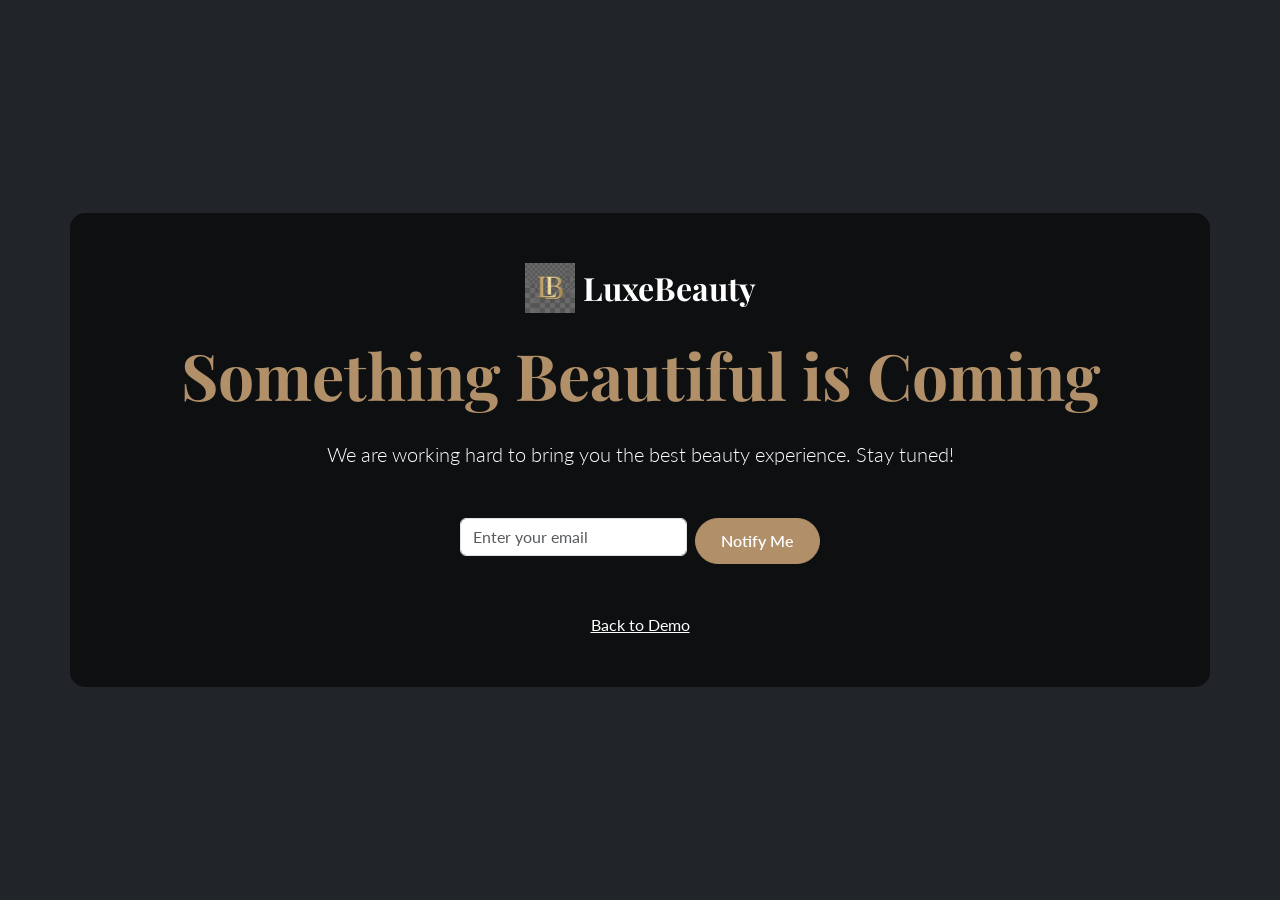
<file: coming-soon.html>
<!DOCTYPE html>
<html lang="en">

<head>
    <meta charset="UTF-8">
    <meta name="viewport" content="width=device-width, initial-scale=1.0">
    <title>Coming Soon - LuxeBeauty</title>
    <link href="https://cdn.jsdelivr.net/npm/bootstrap@5.3.0/dist/css/bootstrap.min.css" rel="stylesheet">
    <link
        href="https://fonts.googleapis.com/css2?family=Lato:wght@300;400;700&family=Playfair+Display:wght@400;700&display=swap"
        rel="stylesheet">
    <link rel="stylesheet" href="assets/css/style.css">
    <link rel="icon" href="assets/images/favicon.png" type="image/png">
</head>

<body class="d-flex align-items-center justify-content-center vh-100 bg-dark text-white text-center"
    style="background: url('https://images.unsplash.com/photo-1522337360788-8b13dee7a37e?ixlib=rb-4.0.3&auto=format&fit=crop&w=1920&q=80') center/cover;">

    <div class="container" style="background: rgba(0,0,0,0.6); padding: 50px; border-radius: 15px;">
        <div class="d-flex align-items-center justify-content-center mb-4">
            <img src="assets/images/logo.png" alt="LuxeBeauty" height="50" class="me-2 text-white">
            <h2 class="mb-0 text-white font-heading">LuxeBeauty</h2>
        </div>
        <h1 class="display-3 fw-bold mb-4 font-heading">Something Beautiful is Coming</h1>
        <p class="lead mb-5">We are working hard to bring you the best beauty experience. Stay tuned!</p>

        <form class="row g-2 justify-content-center">
            <div class="col-auto">
                <input type="email" class="form-control" placeholder="Enter your email">
            </div>
            <div class="col-auto">
                <button type="submit" class="btn btn-primary-custom">Notify Me</button>
            </div>
        </form>

        <div class="mt-5">
            <a href="index.html" class="text-white text-decoration-underline">Back to Demo</a>
        </div>
    </div>

</body>

</html>
</file>
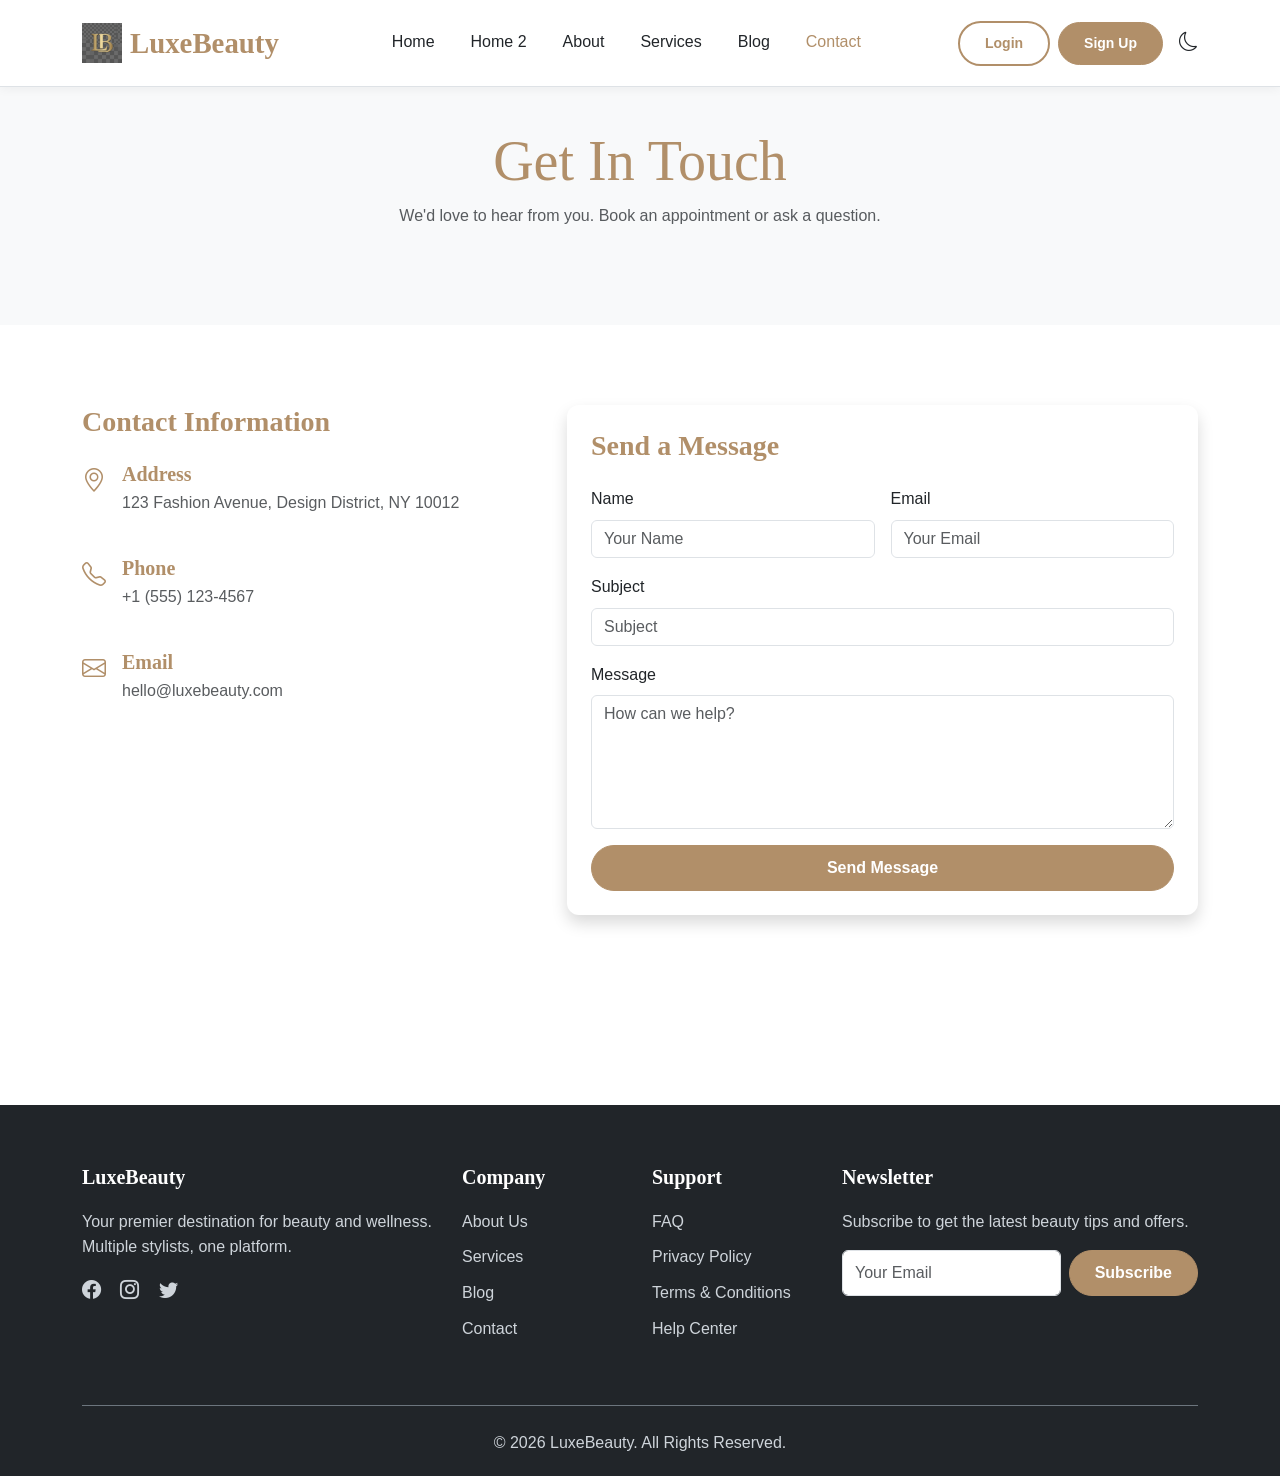
<file: contact.html>
<!DOCTYPE html>
<html lang="en">

<head>
    <meta charset="UTF-8">
    <meta name="viewport" content="width=device-width, initial-scale=1.0">
    <title>Contact Us - LuxeBeauty</title>
    <link href="https://cdn.jsdelivr.net/npm/bootstrap@5.3.0/dist/css/bootstrap.min.css" rel="stylesheet">
    <link rel="stylesheet" href="assets/css/style.css">
    <link rel="stylesheet" href="https://cdn.jsdelivr.net/npm/bootstrap-icons@1.10.5/font/bootstrap-icons.css">
    <link rel="icon" href="assets/images/favicon.png" type="image/png">
</head>

<body>

    <!-- Header -->
    <header>
        <nav class="navbar navbar-expand-lg fixed-top bg-white border-bottom">
            <div class="container">
                <a class="navbar-brand d-flex align-items-center" href="index.html">
                    <img src="assets/images/logo.png" alt="LuxeBeauty" height="40" class="me-2">
                    <span>LuxeBeauty</span>
                </a>
                <button class="navbar-toggler ms-auto" type="button" data-bs-toggle="offcanvas"
                    data-bs-target="#offcanvasNavbar">
                    <span class="navbar-toggler-icon"></span>
                </button>
                <div class="offcanvas offcanvas-end" id="offcanvasNavbar">
                    <div class="offcanvas-header">
                        <h5 class="offcanvas-title">Menu</h5>
                        <button type="button" class="btn-close" data-bs-dismiss="offcanvas"></button>
                    </div>
                    <div class="offcanvas-body">
                        <ul class="navbar-nav mx-auto mb-2 mb-lg-0">
                            <li class="nav-item"><a class="nav-link" href="index.html">Home</a></li>
                            <li class="nav-item"><a class="nav-link" href="home-2.html">Home 2</a></li>
                            <li class="nav-item"><a class="nav-link" href="about.html">About</a></li>
                            <li class="nav-item"><a class="nav-link" href="services.html">Services</a></li>
                            <li class="nav-item"><a class="nav-link" href="blog.html">Blog</a></li>
                            <li class="nav-item"><a class="nav-link" href="contact.html">Contact</a></li>
                        </ul>
                        <div class="d-flex align-items-center">
                            <a href="login.html" class="btn btn-outline-custom me-2 btn-sm">Login</a>
                            <a href="register.html" class="btn btn-primary-custom btn-sm">Sign Up</a>
                            <div class="theme-switch ms-3"><i class="bi bi-moon"></i></div>
                        </div>
                    </div>
                </div>
            </div>
        </nav>
    </header>

    <!-- Page Header -->
    <section class="section-padding bg-light mt-5">
        <div class="container text-center">
            <h1 class="display-4">Get In Touch</h1>
            <p class="text-muted">We'd love to hear from you. Book an appointment or ask a question.</p>
        </div>
    </section>

    <!-- Contact Info & Form -->
    <section class="section-padding">
        <div class="container">
            <div class="row g-5">
                <div class="col-md-5">
                    <h3 class="mb-4">Contact Information</h3>
                    <div class="d-flex mb-4">
                        <div class="me-3 text-primary-custom fs-4"><i class="bi bi-geo-alt"></i></div>
                        <div>
                            <h5 class="mb-1">Address</h5>
                            <p class="text-muted">123 Fashion Avenue, Design District, NY 10012</p>
                        </div>
                    </div>
                    <div class="d-flex mb-4">
                        <div class="me-3 text-primary-custom fs-4"><i class="bi bi-telephone"></i></div>
                        <div>
                            <h5 class="mb-1">Phone</h5>
                            <p class="text-muted">+1 (555) 123-4567</p>
                        </div>
                    </div>
                    <div class="d-flex mb-4">
                        <div class="me-3 text-primary-custom fs-4"><i class="bi bi-envelope"></i></div>
                        <div>
                            <h5 class="mb-1">Email</h5>
                            <p class="text-muted">hello@luxebeauty.com</p>
                        </div>
                    </div>

                    <div class="mt-5">
                        <!-- Google Map Embed -->
                        <iframe
                            src="https://www.google.com/maps/embed?pb=!1m18!1m12!1m3!1d3022.1422937950147!2d-73.9873196845941!3d40.75889497932681!2m3!1f0!2f0!3f0!3m2!1i1024!2i768!4f13.1!3m3!1m2!1s0x89c25855c6480299%3A0x55194ec5a1ae072e!2sTimes%20Square!5e0!3m2!1sen!2sus!4v1626884639527!5m2!1sen!2sus"
                            width="100%" height="250" style="border:0;" allowfullscreen="" loading="lazy"></iframe>
                    </div>
                </div>

                <div class="col-md-7">
                    <div class="card shadow p-4">
                        <h3 class="mb-4">Send a Message</h3>
                        <form>
                            <div class="row g-3">
                                <div class="col-md-6">
                                    <label class="form-label">Name</label>
                                    <input type="text" class="form-control" placeholder="Your Name">
                                </div>
                                <div class="col-md-6">
                                    <label class="form-label">Email</label>
                                    <input type="email" class="form-control" placeholder="Your Email">
                                </div>
                                <div class="col-12">
                                    <label class="form-label">Subject</label>
                                    <input type="text" class="form-control" placeholder="Subject">
                                </div>
                                <div class="col-12">
                                    <label class="form-label">Message</label>
                                    <textarea class="form-control" rows="5" placeholder="How can we help?"></textarea>
                                </div>
                                <div class="col-12">
                                    <button type="submit" class="btn btn-primary-custom w-100">Send Message</button>
                                </div>
                            </div>
                        </form>
                    </div>
                </div>
            </div>
        </div>
    </section>

    <!-- Footer -->
    <footer>
        <div class="container">
            <div class="row g-4">
                <div class="col-lg-4 col-md-6">
                    <h5 class="text-white">LuxeBeauty</h5>
                    <p>Your premier destination for beauty and wellness. Multiple stylists, one platform.</p>
                    <div class="social-icons mt-3">
                        <a href="#"><i class="bi bi-facebook"></i></a>
                        <a href="#"><i class="bi bi-instagram"></i></a>
                        <a href="#"><i class="bi bi-twitter"></i></a>
                    </div>
                </div>
                <div class="col-lg-2 col-md-6">
                    <h5 class="text-white">Company</h5>
                    <ul class="list-unstyled">
                        <li><a href="about.html">About Us</a></li>
                        <li><a href="services.html">Services</a></li>
                        <li><a href="blog.html">Blog</a></li>
                        <li><a href="contact.html">Contact</a></li>
                    </ul>
                </div>
                <div class="col-lg-2 col-md-6">
                    <h5 class="text-white">Support</h5>
                    <ul class="list-unstyled">
                        <li><a href="#">FAQ</a></li>
                        <li><a href="#">Privacy Policy</a></li>
                        <li><a href="#">Terms & Conditions</a></li>
                        <li><a href="#">Help Center</a></li>
                    </ul>
                </div>
                <div class="col-lg-4 col-md-6">
                    <h5 class="text-white">Newsletter</h5>
                    <p>Subscribe to get the latest beauty tips and offers.</p>
                    <form class="d-flex mt-3">
                        <input type="email" class="form-control me-2" placeholder="Your Email">
                        <button class="btn btn-primary-custom" type="submit">Subscribe</button>
                    </form>
                </div>
            </div>
            <div class="text-center mt-5 pt-4 border-top border-secondary">
                <p class="mb-0">&copy; 2026 LuxeBeauty. All Rights Reserved.</p>
                <!-- Back to top removed -->
            </div>
        </div>
    </footer>

    <script src="https://cdn.jsdelivr.net/npm/bootstrap@5.3.0/dist/js/bootstrap.bundle.min.js"></script>
    <script src="assets/js/main.js"></script>
</body>

</html>
</file>
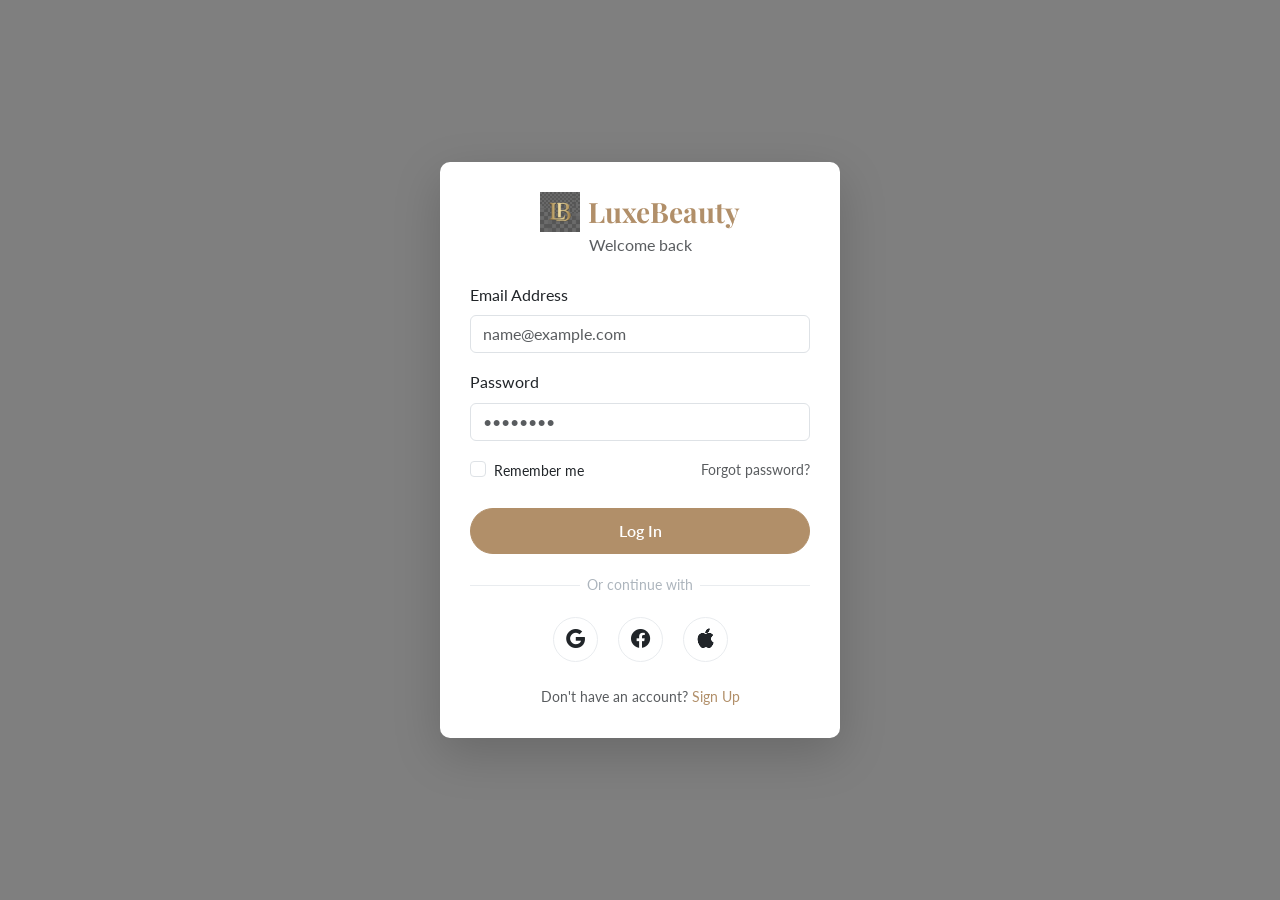
<file: login.html>
<!DOCTYPE html>
<html lang="en">

<head>
    <meta charset="UTF-8">
    <meta name="viewport" content="width=device-width, initial-scale=1.0">
    <title>Login - LuxeBeauty</title>
    <link href="https://cdn.jsdelivr.net/npm/bootstrap@5.3.0/dist/css/bootstrap.min.css" rel="stylesheet">
    <link
        href="https://fonts.googleapis.com/css2?family=Lato:wght@300;400;700&family=Playfair+Display:wght@400;700&display=swap"
        rel="stylesheet">
    <link rel="stylesheet" href="assets/css/style.css">
    <link rel="stylesheet" href="https://cdn.jsdelivr.net/npm/bootstrap-icons@1.10.5/font/bootstrap-icons.css">
    <style>
        .auth-bg {
            background: linear-gradient(rgba(0, 0, 0, 0.5), rgba(0, 0, 0, 0.5)), url('https://images.unsplash.com/photo-1560066984-138dadb4c035?ixlib=rb-4.0.3&auto=format&fit=crop&w=1920&q=80') center/cover;
            min-height: 100vh;
        }

        .auth-card {
            max-width: 400px;
            width: 100%;
            background: white;
            padding: 30px;
            border-radius: 10px;
        }

        .social-login-btn {
            display: flex;
            align-items: center;
            justify-content: center;
            width: 45px;
            height: 45px;
            border-radius: 50%;
            border: 1px solid #e9ecef;
            background: #fff;
            color: #212529;
            font-size: 1.2rem;
            transition: all 0.3s ease;
            margin: 0 10px;
        }

        .social-login-btn:hover {
            background: var(--primary-color, #B18F69);
            color: white;
            border-color: var(--primary-color, #B18F69);
            transform: translateY(-2px);
        }

        .divider {
            display: flex;
            align-items: center;
            text-align: center;
            margin: 20px 0;
            color: #adb5bd;
        }

        .divider::before,
        .divider::after {
            content: '';
            flex: 1;
            border-bottom: 1px solid #e9ecef;
        }

        .divider:not(:empty)::before {
            margin-right: .5em;
        }

        .divider:not(:empty)::after {
            margin-left: .5em;
        }
    </style>
    <link rel="icon" href="assets/images/favicon.png" type="image/png">
</head>

<body class="auth-bg d-flex align-items-center justify-content-center py-5">

    <div class="auth-card shadow-lg">
        <div class="text-center mb-4">
            <a href="index.html" class="d-flex align-items-center justify-content-center text-decoration-none">
                <img src="assets/images/logo.png" alt="LuxeBeauty" height="40" class="me-2">
                <h3 class="mb-0 text-primary-custom">LuxeBeauty</h3>
            </a>
            <p class="text-muted">Welcome back</p>
        </div>

        <form action="dashboard.html">
            <div class="mb-3">
                <label class="form-label">Email Address</label>
                <input type="email" class="form-control" placeholder="name@example.com">
            </div>
            <div class="mb-3">
                <label class="form-label">Password</label>
                <input type="password" class="form-control" placeholder="••••••••">
            </div>
            <div class="d-flex justify-content-between align-items-center mb-4">
                <div class="form-check">
                    <input class="form-check-input" type="checkbox" id="rememberMe">
                    <label class="form-check-label small" for="rememberMe">Remember me</label>
                </div>
                <a href="#" class="small text-muted">Forgot password?</a>
            </div>
            <button type="submit" class="btn btn-primary-custom w-100 mb-3 mx-auto d-block">Log In</button>

            <div class="divider small">Or continue with</div>

            <div class="d-flex justify-content-center mb-4">
                <a href="#" class="social-login-btn" title="Google"><i class="bi bi-google"></i></a>
                <a href="#" class="social-login-btn" title="Facebook"><i class="bi bi-facebook"></i></a>
                <a href="#" class="social-login-btn" title="Apple"><i class="bi bi-apple"></i></a>
            </div>

            <div class="text-center">
                <p class="small text-muted mb-0">Don't have an account? <a href="register.html"
                        class="text-primary-custom">Sign Up</a></p>
            </div>
        </form>


    </div>

</body>

</html>
</file>
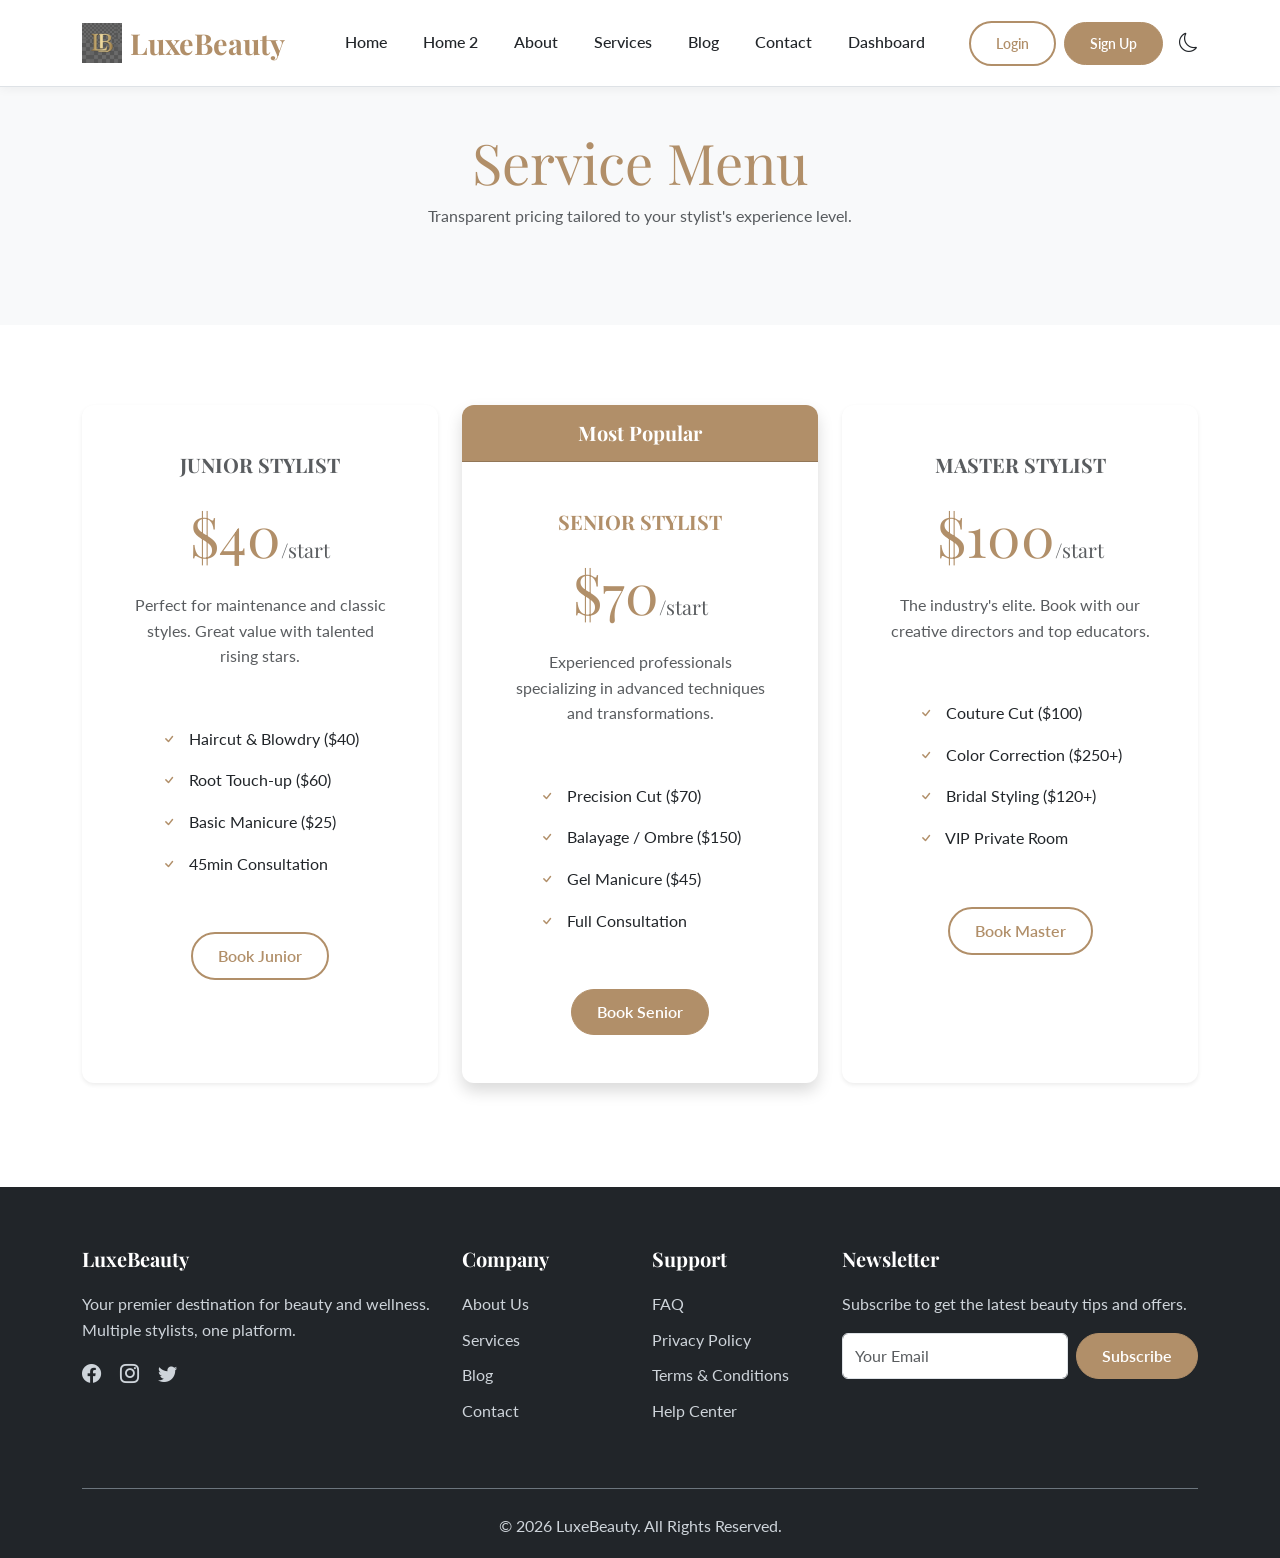
<file: pricing.html>
<!DOCTYPE html>
<html lang="en">

<head>
    <meta charset="UTF-8">
    <meta name="viewport" content="width=device-width, initial-scale=1.0">
    <title>Pricing - LuxeBeauty</title>
    <link href="https://cdn.jsdelivr.net/npm/bootstrap@5.3.0/dist/css/bootstrap.min.css" rel="stylesheet">
    <link
        href="https://fonts.googleapis.com/css2?family=Lato:wght@300;400;700&family=Playfair+Display:wght@400;700&display=swap"
        rel="stylesheet">
    <link rel="stylesheet" href="assets/css/style.css">
    <link rel="stylesheet" href="https://cdn.jsdelivr.net/npm/bootstrap-icons@1.10.5/font/bootstrap-icons.css">
    <link rel="icon" href="assets/images/favicon.png" type="image/png">
</head>

<body>

    <!-- Header -->
    <header>
        <nav class="navbar navbar-expand-lg fixed-top bg-white border-bottom">
            <div class="container">
                <a class="navbar-brand d-flex align-items-center" href="index.html">
                    <img src="assets/images/logo.png" alt="LuxeBeauty" height="40" class="me-2">
                    <span>LuxeBeauty</span>
                </a>
                <button class="navbar-toggler ms-auto" type="button" data-bs-toggle="offcanvas"
                    data-bs-target="#offcanvasNavbar">
                    <span class="navbar-toggler-icon"></span>
                </button>
                <div class="offcanvas offcanvas-end" id="offcanvasNavbar">
                    <div class="offcanvas-header">
                        <button type="button" class="btn-close" data-bs-dismiss="offcanvas"></button>
                    </div>
                    <div class="offcanvas-body">
                        <ul class="navbar-nav mx-auto mb-2 mb-lg-0">
                            <li class="nav-item"><a class="nav-link" href="index.html">Home</a></li>
                            <li class="nav-item"><a class="nav-link" href="home-2.html">Home 2</a></li>
                            <li class="nav-item"><a class="nav-link" href="about.html">About</a></li>
                            <li class="nav-item"><a class="nav-link" href="services.html">Services</a></li>
                            <li class="nav-item"><a class="nav-link" href="blog.html">Blog</a></li>
                            <li class="nav-item"><a class="nav-link" href="contact.html">Contact</a></li>
                            <li class="nav-item"><a class="nav-link" href="dashboard.html">Dashboard</a></li>
                        </ul>
                        <div class="d-flex align-items-center">
                            <a href="login.html" class="btn btn-outline-custom me-2 btn-sm">Login</a>
                            <a href="register.html" class="btn btn-primary-custom btn-sm">Sign Up</a>
                            <div class="theme-switch ms-3"><i class="bi bi-moon"></i></div>
                        </div>
                    </div>
                </div>
            </div>
        </nav>
    </header>

    <!-- Page Header -->
    <section class="section-padding bg-light mt-5">
        <div class="container text-center">
            <h1 class="display-4">Service Menu</h1>
            <p class="text-muted">Transparent pricing tailored to your stylist's experience level.</p>
        </div>
    </section>

    <!-- Pricing Tables -->
    <section class="section-padding">
        <div class="container">
            <div class="row justify-content-center">

                <!-- Junior Stylist -->
                <div class="col-lg-4 col-md-6 mb-4">
                    <div class="card h-100 border-0 shadow-sm">
                        <div class="card-body text-center p-5">
                            <h5 class="text-muted text-uppercase mb-4">Junior Stylist</h5>
                            <h3 class="display-4 mb-4">$40<span class="fs-5 text-muted">/start</span></h3>
                            <p class="text-muted mb-4">Perfect for maintenance and classic styles. Great value with
                                talented rising stars.</p>
                            <hr>
                            <ul class="list-unstyled text-start mx-auto" style="max-width: 250px;">
                                <li class="mb-3"><i class="bi bi-check text-primary-custom me-2"></i> Haircut & Blowdry
                                    ($40)</li>
                                <li class="mb-3"><i class="bi bi-check text-primary-custom me-2"></i> Root Touch-up
                                    ($60)</li>
                                <li class="mb-3"><i class="bi bi-check text-primary-custom me-2"></i> Basic Manicure
                                    ($25)</li>
                                <li class="mb-3"><i class="bi bi-check text-primary-custom me-2"></i> 45min Consultation
                                </li>
                            </ul>
                            <a href="services.html" class="btn btn-outline-custom mt-4 d-block">Book Junior</a>
                        </div>
                    </div>
                </div>

                <!-- Senior Stylist -->
                <div class="col-lg-4 col-md-6 mb-4">
                    <div class="card h-100 border-primary-custom shadow">
                        <div class="card-header bg-primary-custom text-white text-center py-3">
                            <h5 class="mb-0 text-white">Most Popular</h5>
                        </div>
                        <div class="card-body text-center p-5">
                            <h5 class="text-primary-custom text-uppercase mb-4">Senior Stylist</h5>
                            <h3 class="display-4 mb-4">$70<span class="fs-5 text-muted">/start</span></h3>
                            <p class="text-muted mb-4">Experienced professionals specializing in advanced techniques and
                                transformations.</p>
                            <hr>
                            <ul class="list-unstyled text-start mx-auto" style="max-width: 250px;">
                                <li class="mb-3"><i class="bi bi-check text-primary-custom me-2"></i> Precision Cut
                                    ($70)</li>
                                <li class="mb-3"><i class="bi bi-check text-primary-custom me-2"></i> Balayage / Ombre
                                    ($150)</li>
                                <li class="mb-3"><i class="bi bi-check text-primary-custom me-2"></i> Gel Manicure ($45)
                                </li>
                                <li class="mb-3"><i class="bi bi-check text-primary-custom me-2"></i> Full Consultation
                                </li>
                            </ul>
                            <a href="services.html" class="btn btn-primary-custom mt-4 d-block">Book Senior</a>
                        </div>
                    </div>
                </div>

                <!-- Master Stylist -->
                <div class="col-lg-4 col-md-6 mb-4">
                    <div class="card h-100 border-0 shadow-sm">
                        <div class="card-body text-center p-5">
                            <h5 class="text-muted text-uppercase mb-4">Master Stylist</h5>
                            <h3 class="display-4 mb-4">$100<span class="fs-5 text-muted">/start</span></h3>
                            <p class="text-muted mb-4">The industry's elite. Book with our creative directors and top
                                educators.</p>
                            <hr>
                            <ul class="list-unstyled text-start mx-auto" style="max-width: 250px;">
                                <li class="mb-3"><i class="bi bi-check text-primary-custom me-2"></i> Couture Cut ($100)
                                </li>
                                <li class="mb-3"><i class="bi bi-check text-primary-custom me-2"></i> Color Correction
                                    ($250+)</li>
                                <li class="mb-3"><i class="bi bi-check text-primary-custom me-2"></i> Bridal Styling
                                    ($120+)</li>
                                <li class="mb-3"><i class="bi bi-check text-primary-custom me-2"></i> VIP Private Room
                                </li>
                            </ul>
                            <a href="services.html" class="btn btn-outline-custom mt-4 d-block">Book Master</a>
                        </div>
                    </div>
                </div>

            </div>
        </div>
    </section>

    <!-- Footer -->
    <footer>
        <div class="container">
            <div class="row g-4">
                <div class="col-lg-4 col-md-6">
                    <h5 class="text-white">LuxeBeauty</h5>
                    <p>Your premier destination for beauty and wellness. Multiple stylists, one platform.</p>
                    <div class="social-icons mt-3">
                        <a href="#"><i class="bi bi-facebook"></i></a>
                        <a href="#"><i class="bi bi-instagram"></i></a>
                        <a href="#"><i class="bi bi-twitter"></i></a>
                    </div>
                </div>
                <div class="col-lg-2 col-md-6">
                    <h5 class="text-white">Company</h5>
                    <ul class="list-unstyled">
                        <li><a href="about.html">About Us</a></li>
                        <li><a href="services.html">Services</a></li>
                        <li><a href="blog.html">Blog</a></li>
                        <li><a href="contact.html">Contact</a></li>
                    </ul>
                </div>
                <div class="col-lg-2 col-md-6">
                    <h5 class="text-white">Support</h5>
                    <ul class="list-unstyled">
                        <li><a href="#">FAQ</a></li>
                        <li><a href="#">Privacy Policy</a></li>
                        <li><a href="#">Terms & Conditions</a></li>
                        <li><a href="#">Help Center</a></li>
                    </ul>
                </div>
                <div class="col-lg-4 col-md-6">
                    <h5 class="text-white">Newsletter</h5>
                    <p>Subscribe to get the latest beauty tips and offers.</p>
                    <form class="d-flex mt-3">
                        <input type="email" class="form-control me-2" placeholder="Your Email">
                        <button class="btn btn-primary-custom" type="submit">Subscribe</button>
                    </form>
                </div>
            </div>
            <div class="text-center mt-5 pt-4 border-top border-secondary">
                <p class="mb-0">&copy; 2026 LuxeBeauty. All Rights Reserved.</p>
                <!-- Back to top removed -->
            </div>
        </div>
    </footer>

    <script src="https://cdn.jsdelivr.net/npm/bootstrap@5.3.0/dist/js/bootstrap.bundle.min.js"></script>
    <script src="assets/js/main.js"></script>
</body>

</html>
</file>
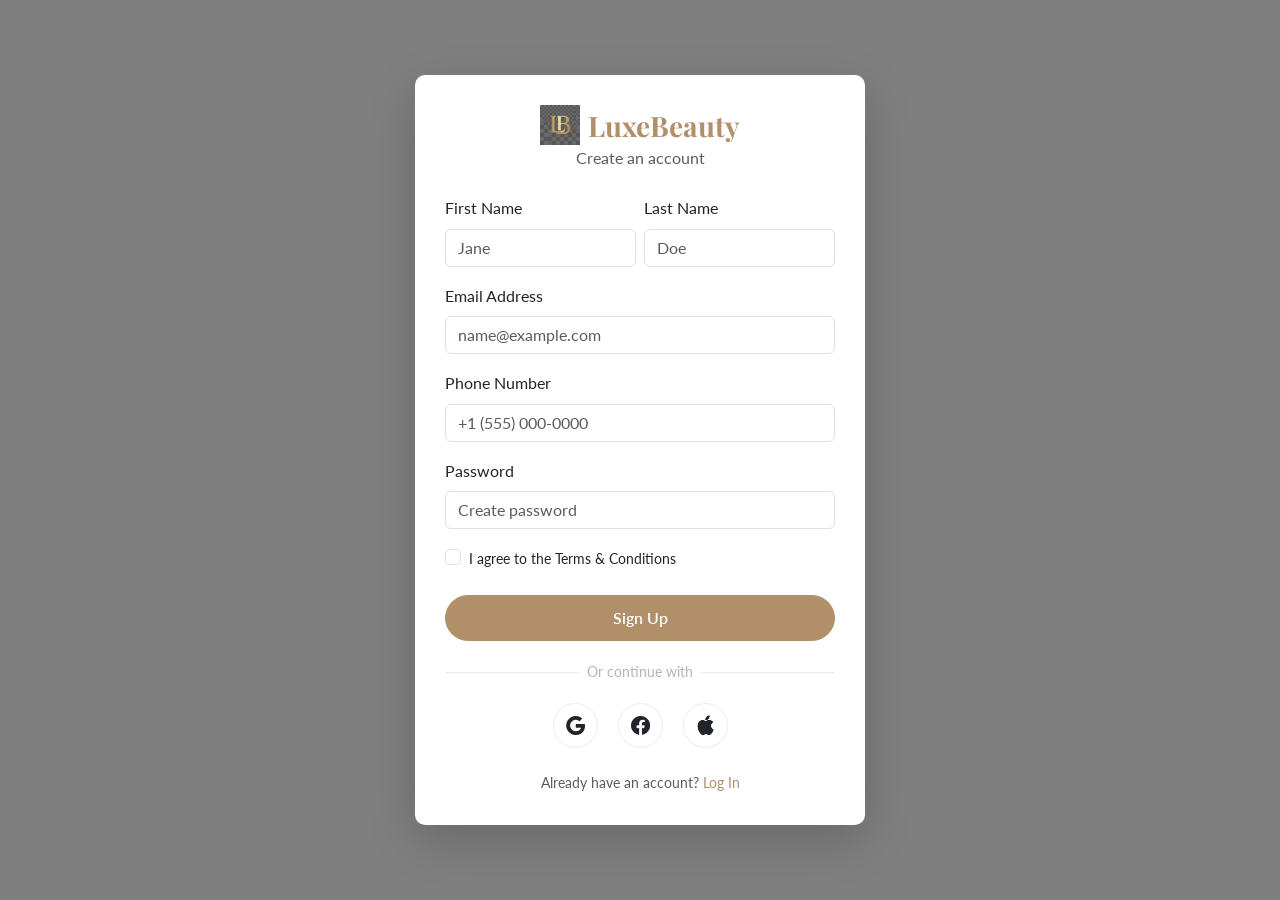
<file: register.html>
<!DOCTYPE html>
<html lang="en">

<head>
    <meta charset="UTF-8">
    <meta name="viewport" content="width=device-width, initial-scale=1.0">
    <title>Sign Up - LuxeBeauty</title>
    <link href="https://cdn.jsdelivr.net/npm/bootstrap@5.3.0/dist/css/bootstrap.min.css" rel="stylesheet">
    <link
        href="https://fonts.googleapis.com/css2?family=Lato:wght@300;400;700&family=Playfair+Display:wght@400;700&display=swap"
        rel="stylesheet">
    <link rel="stylesheet" href="assets/css/style.css">
    <link rel="stylesheet" href="https://cdn.jsdelivr.net/npm/bootstrap-icons@1.10.5/font/bootstrap-icons.css">
    <style>
        .auth-bg {
            background: linear-gradient(rgba(0, 0, 0, 0.5), rgba(0, 0, 0, 0.5)), url('https://images.unsplash.com/photo-1560066984-138dadb4c035?ixlib=rb-4.0.3&auto=format&fit=crop&w=1920&q=80') center/cover;
            min-height: 100vh;
        }

        .auth-card {
            max-width: 450px;
            width: 100%;
            background: white;
            padding: 30px;
            border-radius: 10px;
        }

        .social-login-btn {
            display: flex;
            align-items: center;
            justify-content: center;
            width: 45px;
            height: 45px;
            border-radius: 50%;
            border: 1px solid #e9ecef;
            background: #fff;
            color: #212529;
            font-size: 1.2rem;
            transition: all 0.3s ease;
            margin: 0 10px;
        }

        .social-login-btn:hover {
            background: var(--primary-color, #B18F69);
            color: white;
            border-color: var(--primary-color, #B18F69);
            transform: translateY(-2px);
        }

        .divider {
            display: flex;
            align-items: center;
            text-align: center;
            margin: 20px 0;
            color: #adb5bd;
        }

        .divider::before,
        .divider::after {
            content: '';
            flex: 1;
            border-bottom: 1px solid #e9ecef;
        }

        .divider:not(:empty)::before {
            margin-right: .5em;
        }

        .divider:not(:empty)::after {
            margin-left: .5em;
        }
    </style>
    <link rel="icon" href="assets/images/favicon.png" type="image/png">
</head>

<body class="auth-bg d-flex align-items-center justify-content-center py-5">

    <div class="auth-card shadow-lg">
        <div class="text-center mb-4">
            <a href="index.html" class="d-flex align-items-center justify-content-center text-decoration-none">
                <img src="assets/images/logo.png" alt="LuxeBeauty" height="40" class="me-2">
                <h3 class="mb-0 text-primary-custom">LuxeBeauty</h3>
            </a>
            <p class="text-muted">Create an account</p>
        </div>

        <form action="index.html">
            <div class="row g-2 mb-3">
                <div class="col-6">
                    <label class="form-label">First Name</label>
                    <input type="text" class="form-control" placeholder="Jane">
                </div>
                <div class="col-6">
                    <label class="form-label">Last Name</label>
                    <input type="text" class="form-control" placeholder="Doe">
                </div>
            </div>
            <div class="mb-3">
                <label class="form-label">Email Address</label>
                <input type="email" class="form-control" placeholder="name@example.com">
            </div>
            <div class="mb-3">
                <label class="form-label">Phone Number</label>
                <input type="tel" class="form-control" placeholder="+1 (555) 000-0000">
            </div>
            <div class="mb-3">
                <label class="form-label">Password</label>
                <input type="password" class="form-control" placeholder="Create password">
            </div>
            <div class="form-check mb-4">
                <input class="form-check-input" type="checkbox" id="terms" required>
                <label class="form-check-label small" for="terms">I agree to the <a href="#">Terms &
                        Conditions</a></label>
            </div>
            <button type="submit" class="btn btn-primary-custom w-100 mb-3 mx-auto d-block">Sign Up</button>

            <div class="divider small">Or continue with</div>

            <div class="d-flex justify-content-center mb-4">
                <a href="#" class="social-login-btn" title="Google"><i class="bi bi-google"></i></a>
                <a href="#" class="social-login-btn" title="Facebook"><i class="bi bi-facebook"></i></a>
                <a href="#" class="social-login-btn" title="Apple"><i class="bi bi-apple"></i></a>
            </div>

            <div class="text-center">
                <p class="small text-muted mb-0">Already have an account? <a href="login.html"
                        class="text-primary-custom">Log In</a></p>
            </div>
        </form>
    </div>

</body>

</html>
</file>
<file: assets/css/style.css>
/* 
 * Beauty Salon - Multi-Stylist Website
 * Main Stylesheet
 * Colors: Primary #B18F69, Secondary #212529, Tertiary #F8F9FA
 */

:root {
    --primary-color: #B18F69;
    --primary-hover: #9c7b56;
    --secondary-color: #212529;
    --tertiary-color: #F8F9FA;
    --light-text: #f8f9fa;
    --dark-text: #212529;
    --body-bg: #ffffff;
    --card-bg: #ffffff;
    --border-color: #e9ecef;

    --font-heading: 'Playfair Display', serif;
    --font-body: 'Lato', sans-serif;

    --box-shadow: 0 5px 20px rgba(0, 0, 0, 0.05);
    --transition: all 0.3s ease;
}


[data-theme="dark"] {
    --secondary-color: #f8f9fa;
    --body-bg: #121212;
    /* Slightly darker for better depth */
    --card-bg: #1e1e1e;
    --dark-text: #f8f9fa;
    --tertiary-color: #1e1e1e;
    --border-color: #333;
}

[data-theme="dark"] h1,
[data-theme="dark"] h2,
[data-theme="dark"] h3,
[data-theme="dark"] h4,
[data-theme="dark"] h5,
[data-theme="dark"] h6 {
    color: #ffffff !important;
}

[data-theme="dark"] .text-primary-custom {
    color: #d4b494 !important;
    /* Lighter than #B18F69 for better dark mode visibility */
}

[data-theme="dark"] .navbar {
    background-color: var(--body-bg) !important;
    border-color: var(--border-color) !important;
}

[data-theme="dark"] .navbar-toggler {
    border-color: rgba(255, 255, 255, 0.3) !important;
}

[data-theme="dark"] .navbar-toggler-icon {
    filter: invert(1) brightness(2);
}

[data-theme="dark"] .offcanvas {
    background-color: var(--body-bg) !important;
    color: var(--dark-text) !important;
}

/* Remove dark box behind menu on desktop */
@media (min-width: 992px) {

    .offcanvas,
    .offcanvas-body,
    [data-theme="dark"] .offcanvas,
    [data-theme="dark"] .offcanvas-body {
        background-color: transparent !important;
        background: transparent !important;
    }
}

[data-theme="dark"] .offcanvas .btn-close {
    filter: invert(1) grayscale(100%) brightness(200%);
}

[data-theme="dark"] .offcanvas-body .nav-link:not(.active) {
    color: #f8f9fa !important;
}

[data-theme="dark"] .offcanvas-body .theme-switch {
    color: #f8f9fa !important;
}

[data-theme="dark"] .text-muted {
    color: #adb5bd !important;
}

[data-theme="dark"] .bg-light,
[data-theme="dark"] .bg-white {
    background-color: #2c2c2c !important;
}

[data-theme="dark"] .btn-outline-dark {
    color: #f8f9fa;
    border-color: #f8f9fa;
}

[data-theme="dark"] .btn-outline-dark:hover {
    background-color: #f8f9fa;
    color: #212529;
}

[data-theme="dark"] .card {
    background-color: #2c2c2c;
    border: 1px solid #444;
}

[data-theme="dark"] .badge.bg-light {
    background-color: #444 !important;
    color: #f8f9fa !important;
}

[data-theme="dark"] .nav-pills .nav-link:not(.active) {
    color: #f8f9fa;
}

[data-theme="dark"] .text-dark,
[data-theme="dark"] .form-label {
    color: #f8f9fa !important;
}

[data-theme="dark"] .btn-light.text-dark {
    color: #212529 !important;
    text-align: center;
    display: inline-block;
}

[data-theme="dark"] .card-title,
[data-theme="dark"] .card-text,
[data-theme="dark"] .card-body,
[data-theme="dark"] .card-body .btn-link {
    color: #f8f9fa !important;
}

/* Form Controls Dark Mode */
[data-theme="dark"] .form-control,
[data-theme="dark"] .form-select {
    background-color: #2c2c2c;
    border-color: #444;
    color: #f8f9fa;
}

[data-theme="dark"] .form-control:focus {
    background-color: #333;
    border-color: var(--primary-color);
    color: #fff;
    box-shadow: 0 0 0 0.25rem rgba(177, 143, 105, 0.25);
}

[data-theme="dark"] .form-control::placeholder {
    color: #adb5bd;
}

/* Accordion Dark Mode */
[data-theme="dark"] .accordion-item {
    background-color: #2c2c2c;
    border-color: #444;
}

[data-theme="dark"] .accordion-button {
    background-color: #2c2c2c;
    color: #f8f9fa;
}

[data-theme="dark"] .accordion-button:not(.collapsed) {
    background-color: #333;
    color: var(--primary-color);
}

[data-theme="dark"] .accordion-button::after {
    filter: invert(1) brightness(2);
}

/* List Groups Dark Mode */
[data-theme="dark"] .list-group-item {
    background-color: #2c2c2c;
    border-color: #444;
    color: #f8f9fa;
}

[data-theme="dark"] .list-group-item-action:hover {
    background-color: #333;
    color: #fff;
}

/* Pagination Dark Mode */
[data-theme="dark"] .page-link {
    background-color: #2c2c2c;
    border-color: #444;
    color: #f8f9fa;
}

[data-theme="dark"] .page-link:hover {
    background-color: #333;
}

[data-theme="dark"] .btn-outline-custom {
    color: #d4b494;
    border-color: #d4b494;
}

[data-theme="dark"] .btn-outline-custom:hover {
    background-color: #d4b494;
    color: #212529;
}

[data-theme="dark"] .bg-primary-custom {
    background-color: #927553 !important;
    /* Darker shade to ensure white text is readable */
}

/* Auth Pages Dark Mode */
[data-theme="dark"] .auth-card {
    background-color: #1e1e1e !important;
    color: #f8f9fa !important;
    border: 1px solid #333;
}

[data-theme="dark"] .auth-bg {
    background-image: linear-gradient(rgba(0, 0, 0, 0.7), rgba(0, 0, 0, 0.7)), url('https://images.unsplash.com/photo-1560066984-138dadb4c035?ixlib=rb-4.0.3&auto=format&fit=crop&w=1920&q=80') !important;
}

/* Alert/Demo Note Dark Mode */
[data-theme="dark"] .alert-info {
    background-color: #0b2e3a;
    border-color: #0f4c5e;
    color: #9eeaf9;
}

.italic {
    font-style: italic;
}


/* General Reset & Typography */
body {
    font-family: var(--font-body);
    color: var(--dark-text);
    background-color: var(--body-bg);
    line-height: 1.6;
    transition: var(--transition);
}

h1,
h2,
h3,
h4,
h5,
h6 {
    font-family: var(--font-heading);
    color: var(--primary-color);
    font-weight: 700;
}

a {
    text-decoration: none;
    color: inherit;
    transition: var(--transition);
}

a:hover {
    color: var(--primary-color);
}

/* Helper Classes */
.cursor-pointer {
    cursor: pointer;
}

.text-primary-custom {
    color: var(--primary-color) !important;
}

.bg-primary-custom {
    background-color: var(--primary-color) !important;
    color: white;
}

.btn-primary-custom {
    background-color: var(--primary-color);
    border-color: var(--primary-color);
    color: white;
    padding: 10px 25px;
    border-radius: 50px;
    /* Pill shape */
    font-weight: 600;
}

.btn-primary-custom:hover {
    background-color: var(--primary-hover);
    border-color: var(--primary-hover);
    color: white;
}

.btn-outline-custom {
    border: 2px solid var(--primary-color);
    color: var(--primary-color);
    padding: 10px 25px;
    border-radius: 50px;
    font-weight: 600;
    background: transparent;
}

.btn-outline-custom:hover {
    background-color: var(--primary-color);
    color: white;
}

.section-padding {
    padding: 80px 0;
}

.card {
    border: none;
    background-color: var(--card-bg);
    box-shadow: var(--box-shadow);
    transition: var(--transition);
    border-radius: 12px;
    overflow: hidden;
    display: flex;
    flex-direction: column;
}

.card-body {
    display: flex;
    flex-direction: column;
    flex-grow: 1;
    align-items: center;
}

.card-body .btn {
    margin-top: auto;
    align-self: center;
}

.card:hover {
    transform: translateY(-5px);
}

/* Blog card Read More alignment */
.card-body>a.text-primary-custom {
    margin-top: auto;
}

/* Center incomplete rows in tablet view for blog cards */
@media (min-width: 768px) and (max-width: 991.98px) {
    .section-padding .row.g-4 {
        justify-content: center;
    }
}

/* Header & Navbar */
.navbar {
    background-color: var(--body-bg);
    box-shadow: 0 2px 10px rgba(0, 0, 0, 0.05);
    padding: 15px 0;
}

.navbar-brand {
    font-family: var(--font-heading);
    font-size: 1.8rem;
    font-weight: bold;
    color: var(--primary-color) !important;
}

@media (max-width: 576px) {
    .navbar-brand {
        font-size: 1.4rem;
    }
}

.navbar .container {
    display: flex !important;
    align-items: center !important;
    flex-wrap: nowrap !important;
}

.nav-link {
    font-weight: 500;
    color: var(--dark-text) !important;
    margin: 0 10px;
}

.navbar-toggler {
    padding: 0.25rem 0.5rem;
    display: flex;
    align-items: center;
    justify-content: center;
}

.navbar-toggler:focus {
    box-shadow: none;
}

.nav-link:hover,
.nav-link.active {
    color: var(--primary-color) !important;
}

/* Fix for 1024px alignment */
@media (min-width: 992px) and (max-width: 1200px) {
    .navbar-brand {
        font-size: 1.5rem;
    }

    .nav-link {
        margin: 0 5px;
        font-size: 0.9rem;
    }

    .btn-sm {
        padding: 5px 15px;
        font-size: 0.85rem;
    }

    .theme-switch {
        margin-left: 10px;
    }
}

/* Theme Toggle */
.theme-switch {
    cursor: pointer;
    font-size: 1.2rem;
    margin-left: 15px;
    color: var(--dark-text);
}

/* Hero Section */
.hero {
    position: relative;
    background: linear-gradient(rgba(0, 0, 0, 0.4), rgba(0, 0, 0, 0.4)), url('https://images.unsplash.com/photo-1521590832167-7bcbfaa6381f?ixlib=rb-4.0.3&auto=format&fit=crop&w=1920&q=80') no-repeat center center/cover;
    height: 100vh;
    display: flex;
    align-items: center;
    color: white;
    overflow: hidden;
}

.hero::after {
    content: '';
    position: absolute;
    bottom: 0;
    left: 0;
    width: 100%;
    height: 15vh;
    background: linear-gradient(transparent, var(--body-bg));
    z-index: 1;
}

.hero-content {
    position: relative;
    z-index: 2;
}

.hero h1 {
    color: white;
    font-size: 4.5rem;
    margin-bottom: 25px;
    text-shadow: 2px 2px 10px rgba(0, 0, 0, 0.3);
    animation: fadeInUp 1s ease-out;
}

.hero p {
    font-size: 1.5rem;
    margin-bottom: 40px;
    opacity: 0.95;
    max-width: 700px;
    margin-left: auto;
    margin-right: auto;
    animation: fadeInUp 1s ease-out 0.2s backwards;
}

.hero .btn {
    animation: fadeInUp 1s ease-out 0.4s backwards;
}

@keyframes fadeInUp {
    from {
        opacity: 0;
        transform: translateY(30px);
    }

    to {
        opacity: 1;
        transform: translateY(0);
    }
}

/* Services Section */
.service-card-img {
    height: 200px;
    object-fit: cover;
}

.service-duration {
    font-size: 0.9rem;
    color: #6c757d;
}

/* Stylist Card */
.stylist-card img {
    height: 300px;
    object-fit: cover;
    width: 100%;
}

.stylist-overlay {
    background: var(--body-bg);
    padding: 20px;
    text-align: center;
    margin-top: -40px;
    margin-left: 15px;
    margin-right: 15px;
    position: relative;
    border-radius: 8px;
    box-shadow: var(--box-shadow);
}

/* Footer */
footer {
    background-color: #212529;
    /* Always dark for footer */
    color: #ced4da;
    padding-top: 60px;
    padding-bottom: 20px;
}

footer h5 {
    color: white;
    margin-bottom: 20px;
}

footer a {
    color: #ced4da;
    margin-bottom: 10px;
    display: block;
}

footer a:hover {
    color: var(--primary-color);
    text-decoration: none;
}

.social-icons a {
    display: inline-block;
    margin-right: 15px;
    font-size: 1.2rem;
}

/* Dashboard Sidebar */
#sidebar-wrapper {
    min-height: 100vh;
    margin-left: -15rem;
    transition: margin .25s ease-out;
    background: var(--secondary-color);
    /* Dark Sidebar */
}

#sidebar-wrapper .sidebar-heading {
    padding: 0.875rem 1.25rem;
    font-size: 1.2rem;
    color: white;
    font-family: var(--font-heading);
}

#sidebar-wrapper .list-group-item {
    background-color: transparent;
    border: none;
    color: rgba(255, 255, 255, 0.7);
}

#sidebar-wrapper .list-group-item:hover,
#sidebar-wrapper .list-group-item.active {
    color: white;
    background-color: rgba(255, 255, 255, 0.1);
}

#page-content-wrapper {
    min-width: 100vw;
}

body.sb-sidenav-toggled #sidebar-wrapper {
    margin-left: 0;
}

@media (min-width: 768px) {
    #sidebar-wrapper {
        margin-left: 0;
    }

    #page-content-wrapper {
        min-width: 0;
        width: 100%;
    }

    body.sb-sidenav-toggled #sidebar-wrapper {
        margin-left: -15rem;
    }
}

/* Active nav tabs styling */
.nav-pills .nav-link.active {
    background-color: var(--primary-color) !important;
    color: white !important;
    border-color: var(--primary-color) !important;
}

.nav-pills .nav-link:not(.active) {
    background-color: transparent !important;
    color: var(--dark-text) !important;
    border: 1px solid var(--border-color) !important;
}

/* Responsive */
@media (max-width: 768px) {
    .hero h1 {
        font-size: 2.5rem;
    }

    .hero p {
        font-size: 1.1rem;
    }

    .section-padding {
        padding: 50px 0;
    }

    section.mt-5 {
        margin-top: 5.5rem !important;
    }
}

@media (max-width: 480px) {
    .hero h1 {
        font-size: 2rem;
    }

    .hero p {
        font-size: 1rem;
        margin-bottom: 25px;
    }

    .hero .btn {
        width: 100%;
        max-width: 280px;
        padding-left: 15px !important;
        padding-right: 15px !important;
    }
}
</file>
